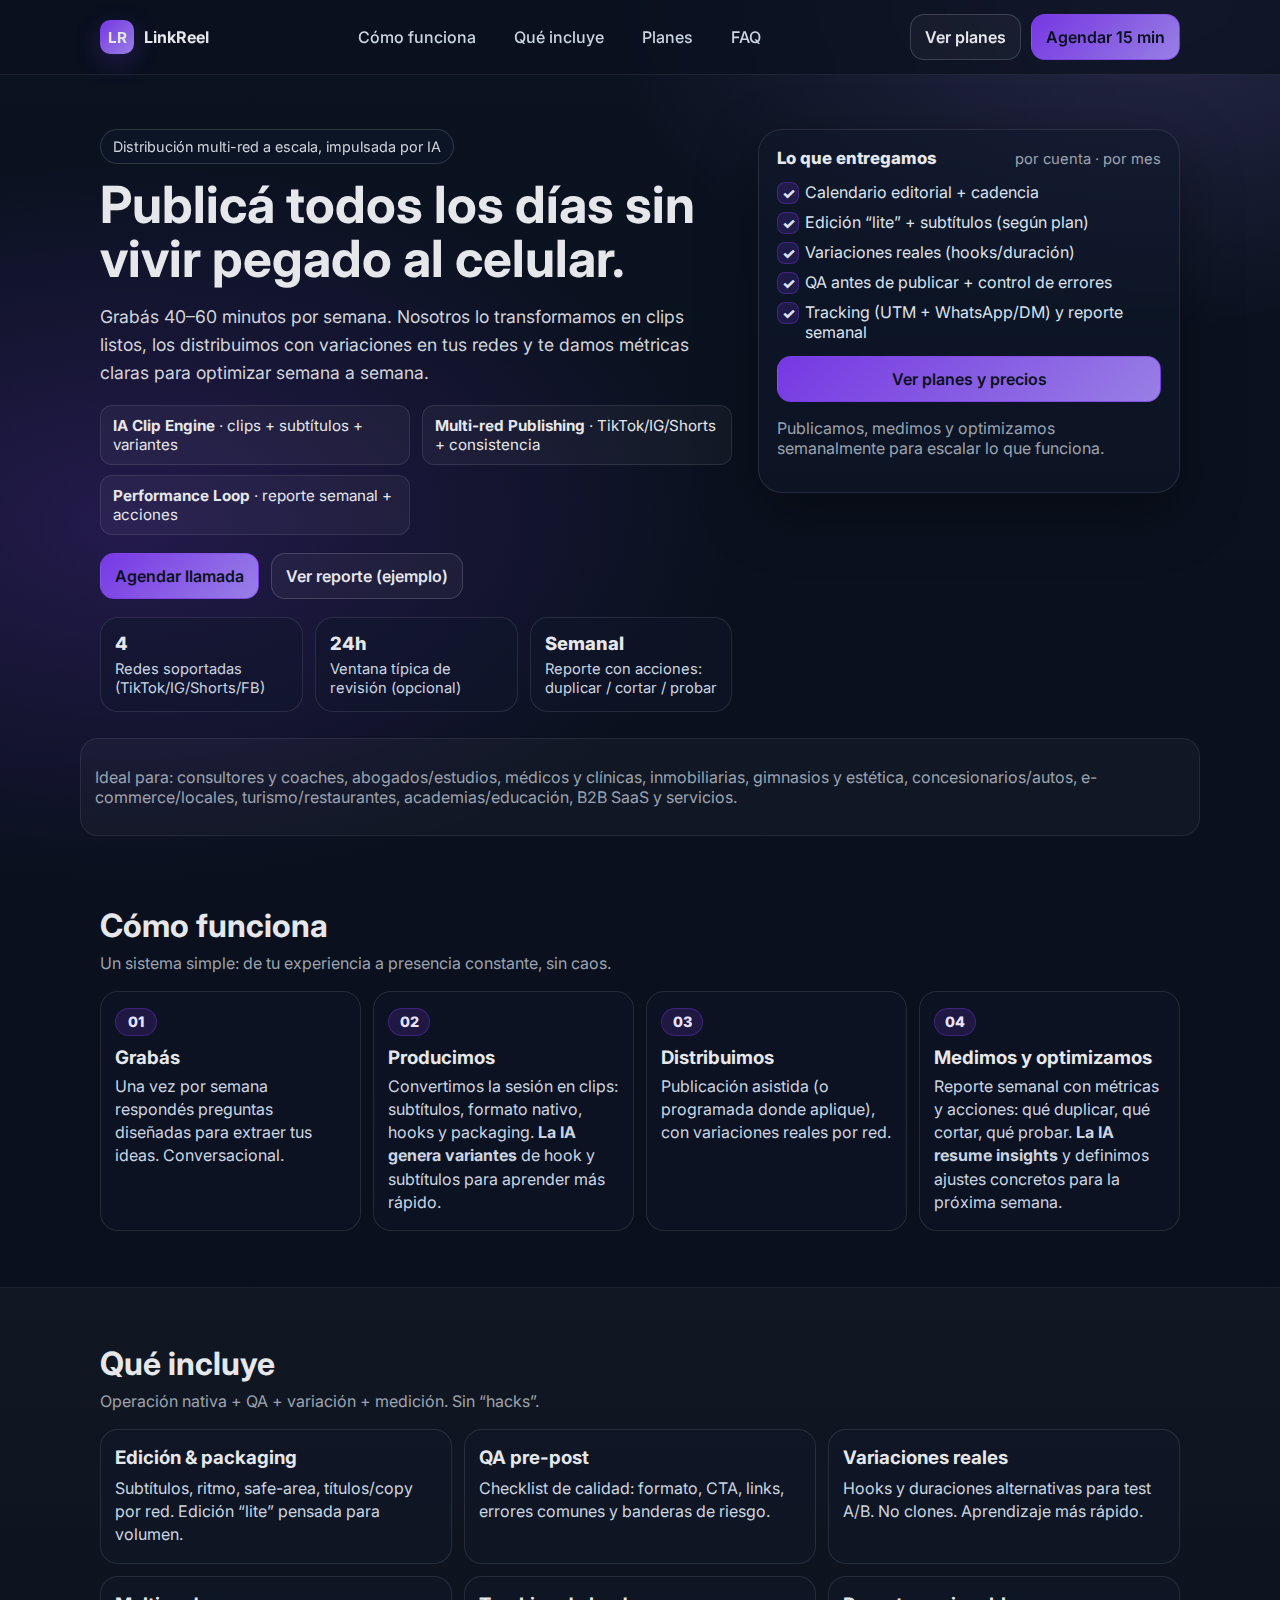
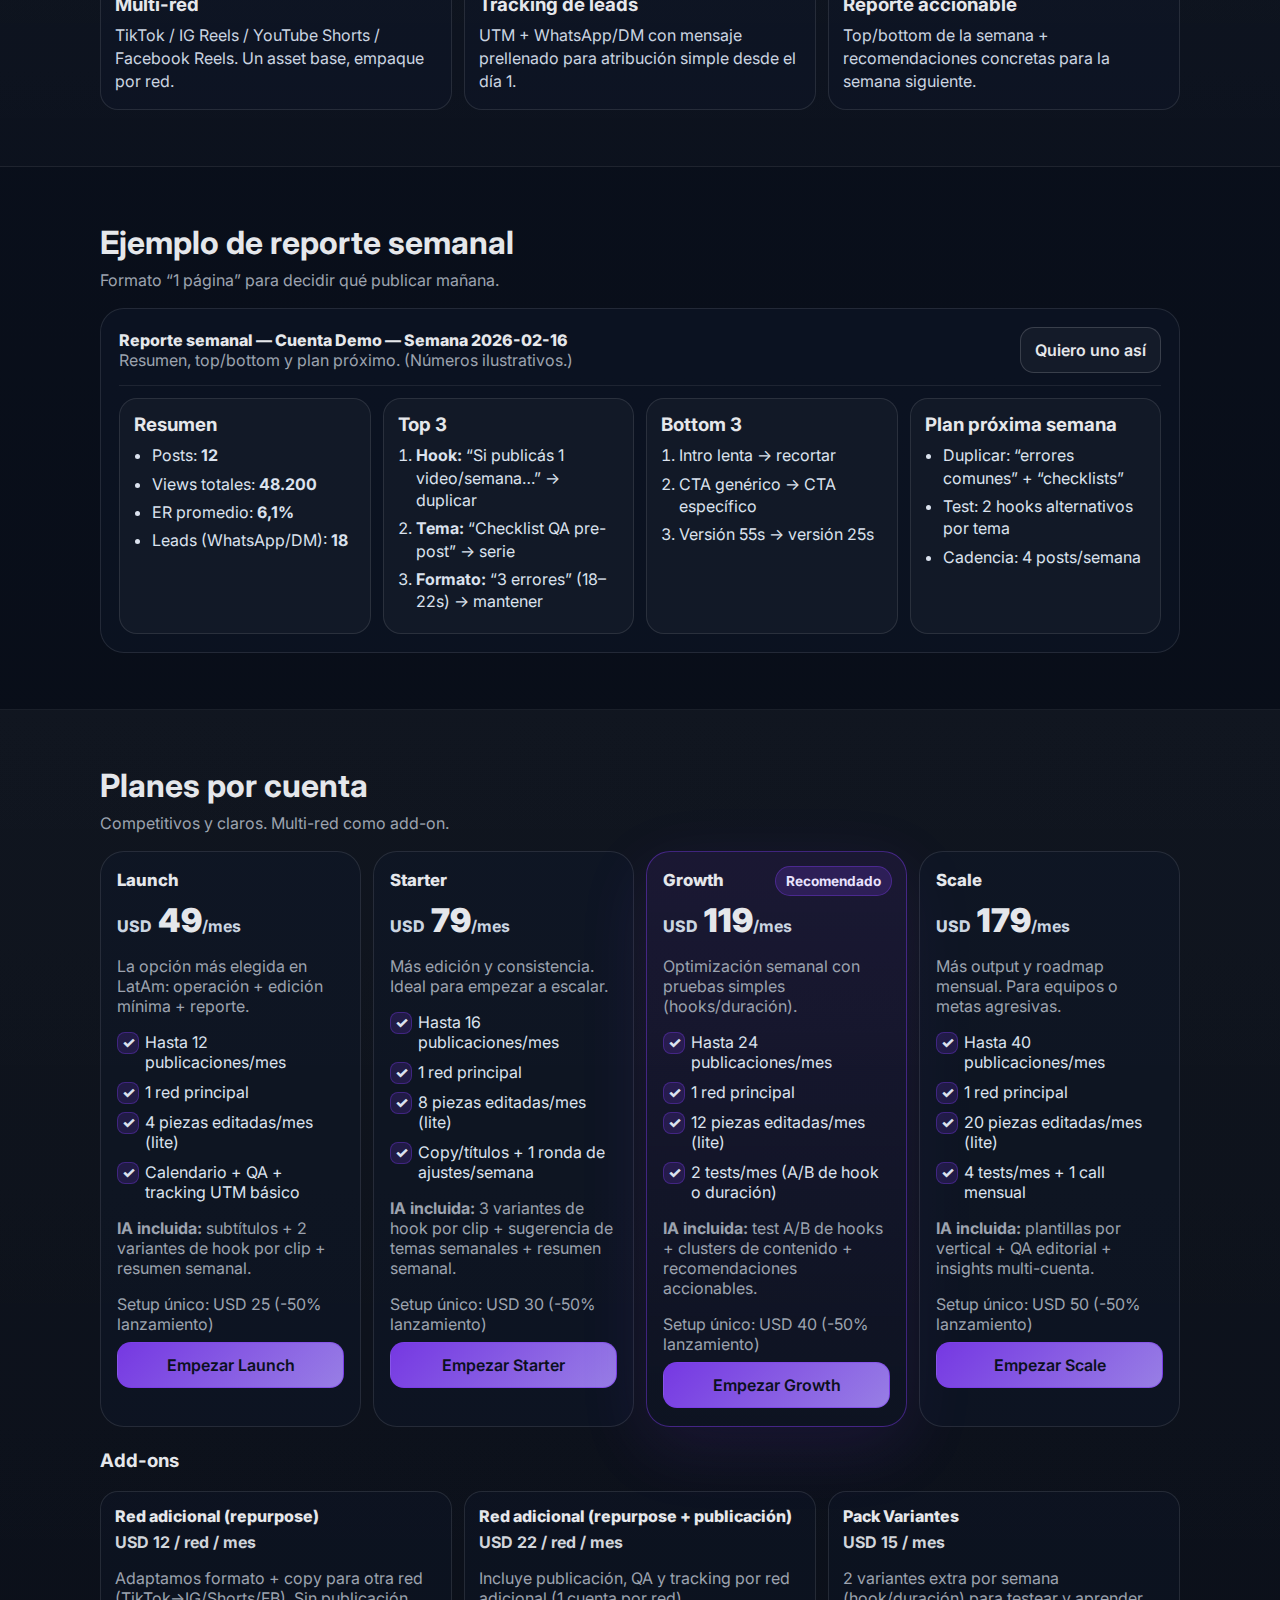
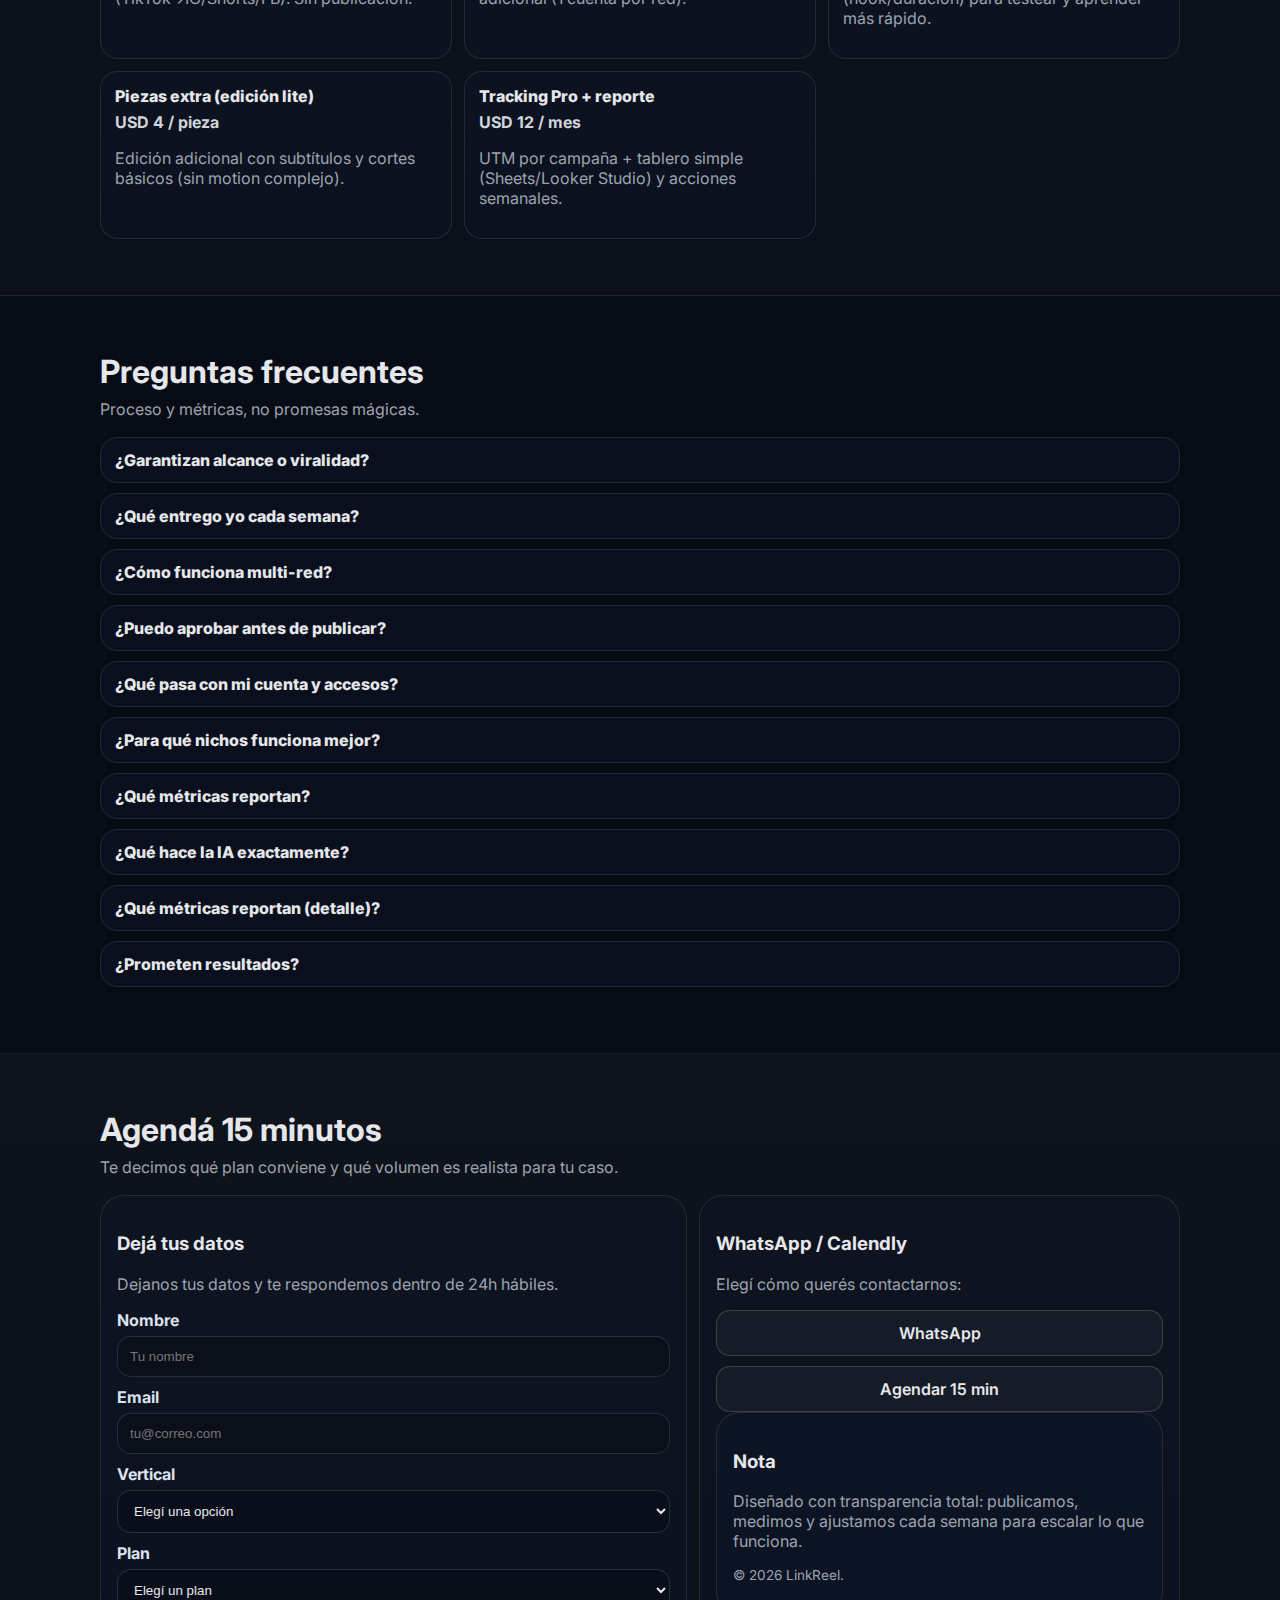
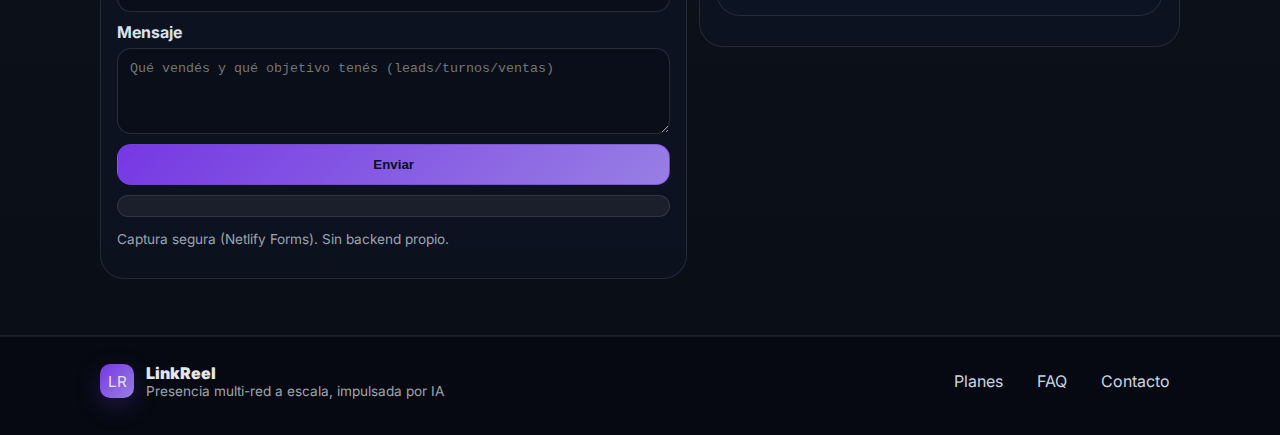
<file: index.html>
<!DOCTYPE html>

<html lang="es-AR">
<head>
<meta charset="utf-8"/>
<meta content="width=device-width,initial-scale=1" name="viewport"/>
<title>LinkReel — Presencia multi-red a escala, impulsada por IA</title>
<meta content="Convertimos tu grabación semanal en clips listos, los distribuimos con variaciones y te damos métricas accionables para optimizar semana a semana." name="description"/>
<meta content="#111827" name="theme-color"/>
<link href="https://fonts.googleapis.com" rel="preconnect"/>
<link crossorigin="" href="https://fonts.gstatic.com" rel="preconnect"/>
<link href="https://fonts.googleapis.com/css2?family=Inter:wght@400;500;600;700&amp;display=swap" rel="stylesheet"/>
<link href="styles.css" rel="stylesheet"/>
</head>
<body>
<header class="header">
<div class="container header__inner">
<a aria-label="LinkReel" class="brand" href="#top">
<span aria-hidden="true" class="brand__mark">LR</span>
<span class="brand__text">LinkReel</span>
</a>
<nav aria-label="Navegación principal" class="nav">
<a href="#como-funciona">Cómo funciona</a>
<a href="#incluye">Qué incluye</a>
<a href="#planes">Planes</a>
<a href="#faq">FAQ</a>
</nav>
<div class="header__cta">
<a class="btn btn--ghost" href="#planes">Ver planes</a>
<a class="btn btn--primary" href="#contacto" id="ctaHeader">Agendar 15 min</a>
</div>
<button aria-expanded="false" aria-label="Abrir menú" class="hamburger" id="hamburger">
<span></span><span></span><span></span>
</button>
</div>
<div class="mobile-nav" hidden="" id="mobileNav">
<div class="container mobile-nav__inner">
<a href="#como-funciona">Cómo funciona</a>
<a href="#incluye">Qué incluye</a>
<a href="#planes">Planes</a>
<a href="#faq">FAQ</a>
<a class="btn btn--primary mobile-nav__btn" href="#contacto">Agendar 15 min</a>
</div>
</div>
</header>
<main id="top">
<section class="hero">
<div class="container hero__grid">
<div class="hero__copy">
<div class="badge">Distribución multi-red a escala, impulsada por IA</div>
<h1>Publicá todos los días sin vivir pegado al celular.</h1>

<p class="lead">
            Grabás 40–60 minutos por semana. Nosotros lo transformamos en clips listos, los distribuimos con variaciones
            en tus redes y te damos métricas claras para optimizar semana a semana.
          </p>

<ul class="hero__bullets hero__bullets--cards">
  <li><span class="pill"><strong>IA Clip Engine</strong> · clips + subtítulos + variantes</span></li>
  <li><span class="pill"><strong>Multi-red Publishing</strong> · TikTok/IG/Shorts + consistencia</span></li>
  <li><span class="pill"><strong>Performance Loop</strong> · reporte semanal + acciones</span></li>
</ul>

<div class="hero__actions">
<a class="btn btn--primary" href="#contacto">Agendar llamada</a>
<a class="btn btn--ghost" href="./client-portal/index.html?c=demo&k=demo123">Ver reporte (ejemplo)</a>
</div>
<div class="hero__proof">
<div class="proof">
<div class="proof__kpi">4</div>
<div class="proof__txt">Redes soportadas (TikTok/IG/Shorts/FB)</div>
</div>
<div class="proof">
<div class="proof__kpi">24h</div>
<div class="proof__txt">Ventana típica de revisión (opcional)</div>
</div>
<div class="proof">
<div class="proof__kpi">Semanal</div>
<div class="proof__txt">Reporte con acciones: duplicar / cortar / probar</div>
</div>
</div>
</div>
<div class="hero__card">
<div class="card">
<div class="card__top">
<div class="card__title">Lo que entregamos</div>
<div class="card__subtitle">por cuenta · por mes</div>
</div>
<ul class="checklist">
<li>Calendario editorial + cadencia</li>
<li>Edición “lite” + subtítulos (según plan)</li>
<li>Variaciones reales (hooks/duración)</li>
<li>QA antes de publicar + control de errores</li>
<li>Tracking (UTM + WhatsApp/DM) y reporte semanal</li>
</ul>
<div class="card__cta">
<a class="btn btn--primary btn--full" href="#planes">Ver planes y precios</a>
<p class="muted">Publicamos, medimos y optimizamos semanalmente para escalar lo que funciona.</p>
</div>
</div>
</div>
</div>
</section>
<section class="trust">
<div class="container trust__inner">
<p class="muted">Ideal para: consultores y coaches, abogados/estudios, médicos y clínicas, inmobiliarias, gimnasios y estética, concesionarios/autos, e-commerce/locales, turismo/restaurantes, academias/educación, B2B SaaS y servicios.</p>
</div>
</section>
<section class="section" id="como-funciona">
<div class="container">
<div class="section__head">
<h2>Cómo funciona</h2>
<p class="muted">Un sistema simple: de tu experiencia a presencia constante, sin caos.</p>
</div>
<div class="steps">
<div class="step">
<div class="step__num">01</div>
<h3>Grabás</h3>
<p>Una vez por semana respondés preguntas diseñadas para extraer tus ideas. Conversacional.</p>
</div>
<div class="step">
<div class="step__num">02</div>
<h3>Producimos</h3>
<p>Convertimos la sesión en clips: subtítulos, formato nativo, hooks y packaging. <strong>La IA genera variantes</strong> de hook y subtítulos para aprender más rápido.</p>
</div>
<div class="step">
<div class="step__num">03</div>
<h3>Distribuimos</h3>
<p>Publicación asistida (o programada donde aplique), con variaciones reales por red.</p>
</div>
<div class="step">
<div class="step__num">04</div>
<h3>Medimos y optimizamos</h3>
<p>Reporte semanal con métricas y acciones: qué duplicar, qué cortar, qué probar. <strong>La IA resume insights</strong> y definimos ajustes concretos para la próxima semana.</p>
</div>
</div>
</div>
</section>
<section class="section section--alt" id="incluye">
<div class="container">
<div class="section__head">
<h2>Qué incluye</h2>
<p class="muted">Operación nativa + QA + variación + medición. Sin “hacks”.</p>
</div>
<div class="grid-3">
<div class="feature">
<h3>Edición &amp; packaging</h3>
<p>Subtítulos, ritmo, safe-area, títulos/copy por red. Edición “lite” pensada para volumen.</p>
</div>
<div class="feature">
<h3>QA pre-post</h3>
<p>Checklist de calidad: formato, CTA, links, errores comunes y banderas de riesgo.</p>
</div>
<div class="feature">
<h3>Variaciones reales</h3>
<p>Hooks y duraciones alternativas para test A/B. No clones. Aprendizaje más rápido.</p>
</div>
<div class="feature">
<h3>Multi-red</h3>
<p>TikTok / IG Reels / YouTube Shorts / Facebook Reels. Un asset base, empaque por red.</p>
</div>
<div class="feature">
<h3>Tracking de leads</h3>
<p>UTM + WhatsApp/DM con mensaje prellenado para atribución simple desde el día 1.</p>
</div>
<div class="feature">
<h3>Reporte accionable</h3>
<p>Top/bottom de la semana + recomendaciones concretas para la semana siguiente.</p>
</div>
</div>
</div>
</section>
<section class="section" id="demo">
<div class="container">
<div class="section__head">
<h2>Ejemplo de reporte semanal</h2>
<p class="muted">Formato “1 página” para decidir qué publicar mañana.</p>
</div>
<div class="report">
<div class="report__head">
<div>
<div class="report__title">Reporte semanal — Cuenta Demo — Semana 2026-02-16</div>
<div class="muted">Resumen, top/bottom y plan próximo. (Números ilustrativos.)</div>
</div>
<a class="btn btn--ghost" href="#contacto">Quiero uno así</a>
</div>
<div class="report__grid">
<div class="report__box">
<h3>Resumen</h3>
<ul class="mini">
<li>Posts: <strong>12</strong></li>
<li>Views totales: <strong>48.200</strong></li>
<li>ER promedio: <strong>6,1%</strong></li>
<li>Leads (WhatsApp/DM): <strong>18</strong></li>
</ul>
</div>
<div class="report__box">
<h3>Top 3</h3>
<ol class="mini">
<li><strong>Hook:</strong> “Si publicás 1 video/semana…” → duplicar</li>
<li><strong>Tema:</strong> “Checklist QA pre-post” → serie</li>
<li><strong>Formato:</strong> “3 errores” (18–22s) → mantener</li>
</ol>
</div>
<div class="report__box">
<h3>Bottom 3</h3>
<ol class="mini">
<li>Intro lenta → recortar</li>
<li>CTA genérico → CTA específico</li>
<li>Versión 55s → versión 25s</li>
</ol>
</div>
<div class="report__box">
<h3>Plan próxima semana</h3>
<ul class="mini">
<li>Duplicar: “errores comunes” + “checklists”</li>
<li>Test: 2 hooks alternativos por tema</li>
<li>Cadencia: 4 posts/semana</li>
</ul>
</div>
</div>
</div>
</div>
</section>
<section class="section section--alt" id="planes">
<div class="container">
<div class="section__head">
<h2>Planes por cuenta</h2>
<p class="muted">Competitivos y claros. Multi-red como add-on.</p>
</div>
<div class="pricing">
<div class="price">
<div class="price__tag">Launch</div>
<div class="price__money"><span class="price__currency">USD</span>49<span class="price__period">/mes</span></div>
<p class="muted">La opción más elegida en LatAm: operación + edición mínima + reporte.</p>
<ul class="checklist"><li>Hasta 12 publicaciones/mes</li><li>1 red principal</li><li>4 piezas editadas/mes (lite)</li><li>Calendario + QA + tracking UTM básico</li></ul>
<p class="muted"><strong>IA incluida:</strong> subtítulos + 2 variantes de hook por clip + resumen semanal.</p>
<div class="price__foot">
<div class="muted">Setup único: USD 25 (-50% lanzamiento)</div>
<a class="btn btn--primary btn--full" data-plan="Launch" href="#contacto">Empezar Launch</a>
</div>
</div>
<div class="price">
<div class="price__tag">Starter</div>
<div class="price__money"><span class="price__currency">USD</span>79<span class="price__period">/mes</span></div>
<p class="muted">Más edición y consistencia. Ideal para empezar a escalar.</p>
<ul class="checklist"><li>Hasta 16 publicaciones/mes</li><li>1 red principal</li><li>8 piezas editadas/mes (lite)</li><li>Copy/títulos + 1 ronda de ajustes/semana</li></ul>
<p class="muted"><strong>IA incluida:</strong> 3 variantes de hook por clip + sugerencia de temas semanales + resumen semanal.</p>
<div class="price__foot">
<div class="muted">Setup único: USD 30 (-50% lanzamiento)</div>
<a class="btn btn--primary btn--full" data-plan="Starter" href="#contacto">Empezar Starter</a>
</div>
</div>
<div class="price price--featured">
<div class="price__badge">Recomendado</div>
<div class="price__tag">Growth</div>
<div class="price__money"><span class="price__currency">USD</span>119<span class="price__period">/mes</span></div>
<p class="muted">Optimización semanal con pruebas simples (hooks/duración).</p>
<ul class="checklist"><li>Hasta 24 publicaciones/mes</li><li>1 red principal</li><li>12 piezas editadas/mes (lite)</li><li>2 tests/mes (A/B de hook o duración)</li></ul>
<p class="muted"><strong>IA incluida:</strong> test A/B de hooks + clusters de contenido + recomendaciones accionables.</p>
<div class="price__foot">
<div class="muted">Setup único: USD 40 (-50% lanzamiento)</div>
<a class="btn btn--primary btn--full" data-plan="Growth" href="#contacto">Empezar Growth</a>
</div>
</div>
<div class="price">
<div class="price__tag">Scale</div>
<div class="price__money"><span class="price__currency">USD</span>179<span class="price__period">/mes</span></div>
<p class="muted">Más output y roadmap mensual. Para equipos o metas agresivas.</p>
<ul class="checklist"><li>Hasta 40 publicaciones/mes</li><li>1 red principal</li><li>20 piezas editadas/mes (lite)</li><li>4 tests/mes + 1 call mensual</li></ul>
<p class="muted"><strong>IA incluida:</strong> plantillas por vertical + QA editorial + insights multi-cuenta.</p>
<div class="price__foot">
<div class="muted">Setup único: USD 50 (-50% lanzamiento)</div>
<a class="btn btn--primary btn--full" data-plan="Scale" href="#contacto">Empezar Scale</a>
</div>
</div>
</div>
<div class="addons">
<h3>Add-ons</h3>
<div class="addons__grid"><div class="addon"><div class="addon__name">Red adicional (repurpose)</div><div class="addon__price">USD 12 / red / mes</div><p class="muted">Adaptamos formato + copy para otra red (TikTok→IG/Shorts/FB). Sin publicación.</p></div><div class="addon"><div class="addon__name">Red adicional (repurpose + publicación)</div><div class="addon__price">USD 22 / red / mes</div><p class="muted">Incluye publicación, QA y tracking por red adicional (1 cuenta por red).</p></div><div class="addon"><div class="addon__name">Pack Variantes</div><div class="addon__price">USD 15 / mes</div><p class="muted">2 variantes extra por semana (hook/duración) para testear y aprender más rápido.</p></div><div class="addon"><div class="addon__name">Piezas extra (edición lite)</div><div class="addon__price">USD 4 / pieza</div><p class="muted">Edición adicional con subtítulos y cortes básicos (sin motion complejo).</p></div><div class="addon"><div class="addon__name">Tracking Pro + reporte</div><div class="addon__price">USD 12 / mes</div><p class="muted">UTM por campaña + tablero simple (Sheets/Looker Studio) y acciones semanales.</p></div></div>
</div>
</div>
</section>
<section class="section" id="faq">
<div class="container">
<div class="section__head">
<h2>Preguntas frecuentes</h2>
<p class="muted">Proceso y métricas, no promesas mágicas.</p>
</div>
<div class="faq">

<details><summary>¿Garantizan alcance o viralidad?</summary><p>No. Prometemos proceso: volumen, calidad y optimización por métricas. El alcance depende del mercado, la oferta y la ejecución.</p></details>
<details><summary>¿Qué entrego yo cada semana?</summary><p>Una grabación de 40–60 min (o material existente). También tu CTA (WhatsApp/agenda) y, si tenés, brand kit/logo.</p></details>
<details><summary>¿Cómo funciona multi-red?</summary><p>Partimos de un “master” y lo adaptamos por red (formato, copy, duración). Si contratás publicación, operamos una cuenta por red y medimos por separado.</p></details>
<details><summary>¿Puedo aprobar antes de publicar?</summary><p>Sí. Definimos una ventana de revisión (ej. 24h). Si no respondés, publicamos según el calendario acordado.</p></details>
<details><summary>¿Qué pasa con mi cuenta y accesos?</summary><p>Vos sos dueño de las cuentas. Usamos accesos seguros (roles/2FA) y registramos cambios. Podés revocar accesos cuando quieras.</p></details>
<details><summary>¿Para qué nichos funciona mejor?</summary><p>Servicios con ROI medible: inmobiliaria, salud/estética, fitness, autos, educación, B2B consultivo, e-commerce local. Si tu CTA es claro, funciona mejor.</p></details>
<details><summary>¿Qué métricas reportan?</summary><p>Visualizaciones, retención, interacción, clics/DM/WhatsApp (con UTM cuando aplica) y recomendaciones concretas: duplicar, cortar o probar.</p></details>

<!-- NUEVAS FAQ (IA + MÉTRICAS + MÉTODO) -->
<details><summary>¿Qué hace la IA exactamente?</summary><p class="muted">La usamos para acelerar producción y aprendizaje: genera variantes de hooks, ayuda con subtítulos y formatos por red, y resume insights semanales a partir de métricas. La operación y el control de calidad siguen un proceso humano (QA editorial + checklist).</p></details>
<details><summary>¿Qué métricas reportan (detalle)?</summary><p class="muted">Reportamos KPIs por cuenta y por semana: vistas, retención, interacción, crecimiento y rendimiento por pieza (top/bottom). Si tu objetivo es leads, también medimos clics/CTAs hacia WhatsApp/Calendly cuando corresponda.</p></details>
<details><summary>¿Prometen resultados?</summary><p class="muted">No vendemos promesas. Vendemos un sistema medible: volumen consistente, variación de hooks y optimización semanal basada en datos para maximizar probabilidades de rendimiento. Transparencia total en lo publicado y en lo aprendido.</p></details>

</div>
</div>
</section>
<section class="section section--alt" id="contacto">
<div class="container">
<div class="section__head">
<h2>Agendá 15 minutos</h2>
<p class="muted">Te decimos qué plan conviene y qué volumen es realista para tu caso.</p>
</div>
<div class="contact">
<div class="contact__card">
<h3>Dejá tus datos</h3>
<p class="muted">Dejanos tus datos y te respondemos dentro de 24h hábiles.</p>
<form data-netlify="true" id="leadForm" method="POST" name="linkreel-leads" netlify-honeypot="bot-field"><input name="form-name" type="hidden" value="linkreel-leads"/><p style="display:none"><label>No completar: <input name="bot-field"/></label></p>
<div class="field">
<label for="name">Nombre</label>
<input id="name" name="name" placeholder="Tu nombre" required="" type="text"/>
</div>
<div class="field">
<label for="email">Email</label>
<input id="email" name="email" placeholder="tu@correo.com" required="" type="email"/>
</div>
<div class="field">
<label for="vertical">Vertical</label>
<select id="vertical" name="vertical" required=""><option disabled="" selected="" value="">Elegí una opción</option><option>Marca personal (B2B)</option><option>Agencia / Community Manager</option><option>Inmobiliaria</option><option>Clínica / Profesional de salud</option><option>Gimnasio / Fitness</option><option>Estética / Belleza</option><option>Concesionario / Autos</option><option>E-commerce / Local</option><option>Educación / Academia</option><option>Restaurante / Turismo</option><option>Otro</option></select>
</div>
<div class="field">
<label for="plan">Plan</label>
<select id="plan" name="plan" required="">
<option disabled="" selected="" value="">Elegí un plan</option>
<option>Launch</option>
<option>Starter</option>
<option>Growth</option>
<option>Scale</option>
</select>
</div>
<div class="field">
<label for="msg">Mensaje</label>
<textarea id="msg" name="msg" placeholder="Qué vendés y qué objetivo tenés (leads/turnos/ventas)" rows="4"></textarea>
</div>
<button class="btn btn--primary btn--full" type="submit">Enviar</button><div aria-live="polite" class="form-status" id="formStatus" role="status"></div>
<p class="muted tiny">Captura segura (Netlify Forms). Sin backend propio.</p>
</form>
</div>
<div class="contact__side">
<div class="sidebox">
<h3>WhatsApp / Calendly</h3>
<p class="muted">Elegí cómo querés contactarnos:</p>
<div class="sidebox__btns">
  <a class="btn btn--ghost btn--full"
     href="https://wa.me/5493534180909?text=Hola%20Pablo%2C%20vengo%20de%20LinkReel.app%20y%20quiero%20info%20sobre%20planes%20y%20setup."
     rel="noopener"
     target="_blank"
     aria-label="Contactar por WhatsApp">
     WhatsApp
  </a>

  <a class="btn btn--ghost btn--full"
     href="https://calendly.com/pablomenardi22/linkreel-15min"
     rel="noopener"
     target="_blank"
     aria-label="Agendar una llamada de 15 minutos">
     Agendar 15 min
  </a>
</div>
<div class="sidebox">
<h3>Nota</h3>
<p class="muted">Diseñado con transparencia total: publicamos, medimos y ajustamos cada semana para escalar lo que funciona.</p>
<p class="muted tiny">© <span id="year"></span> LinkReel.</p>
</div>
</div>
</div>
</div>
</section>
</main>
<footer class="footer">
<div class="container footer__inner">
<div class="footer__brand">
<span aria-hidden="true" class="brand__mark">LR</span>
<div>
<div class="footer__name">LinkReel</div>
<div class="muted tiny">Presencia multi-red a escala, impulsada por IA</div>
</div>
</div>
<div class="footer__links">
<a href="#planes">Planes</a>
<a href="#faq">FAQ</a>
<a href="#contacto">Contacto</a>
</div>
</div>
</footer>
<script src="script.js"></script>
</body>
</html>
</file>
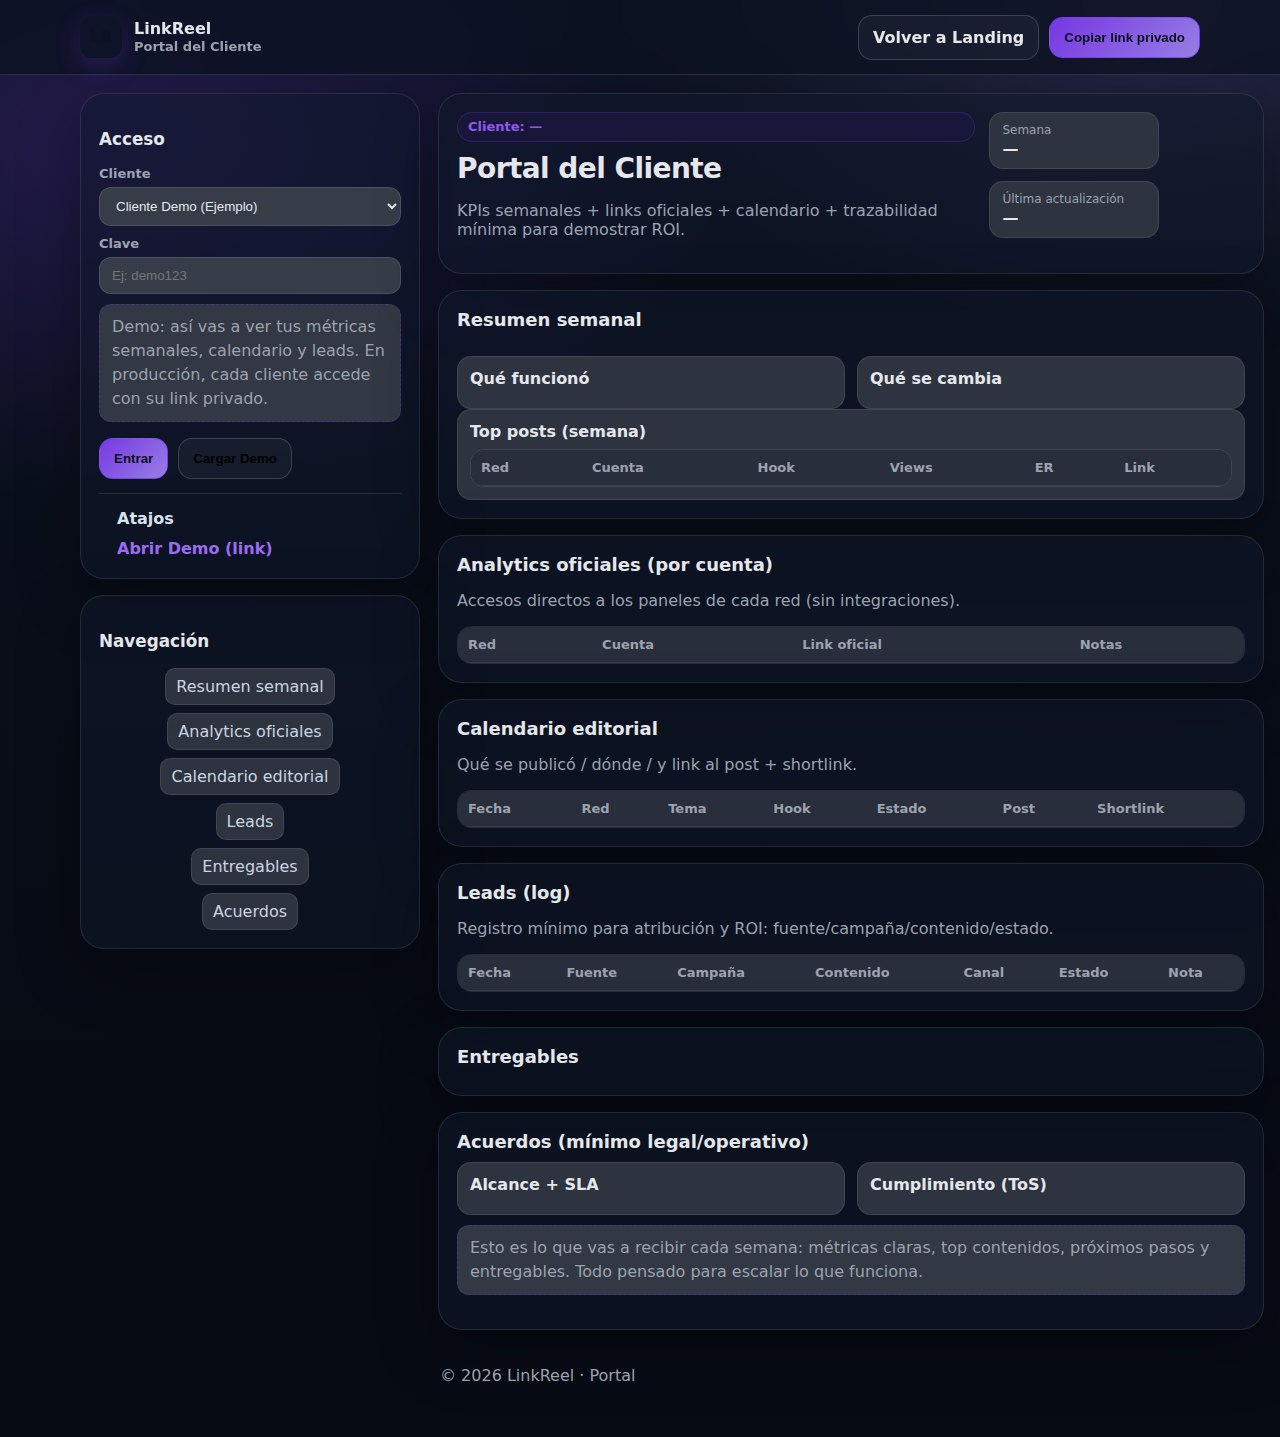
<file: client-portal/index.html>
<!doctype html>
<html lang="es">
<head>
  <meta charset="utf-8" />
  <meta name="viewport" content="width=device-width, initial-scale=1" />
  <title>LinkReel | Portal del Cliente (MVP)</title>

  <!-- Hereda el look & feel de la landing -->
  <link rel="stylesheet" href="../styles.css" />
  <!-- Estilos SOLO para layout/tablas del portal -->
  <link rel="stylesheet" href="./portal.css" />
</head>
<body>
  <header class="header">
    <div class="container header__inner">
      <a class="brand" href="../index.html" aria-label="LinkReel">
        <span class="brand__mark">LR</span>
        <span class="brand__text">
          <span class="brand__name">LinkReel</span>
          <span class="brand__sub">Portal del Cliente</span>
        </span>
      </a>

      <div class="header__actions">
        <a class="btn btn--ghost" href="../index.html">Volver a Landing</a>
        <button class="btn btn--primary" id="btnCopyPrivateLink" type="button">Copiar link privado</button>
      </div>
    </div>
  </header>

  <main class="container portal">
    <aside class="portal__side">
      <div class="card portal__card">
        <h3 class="card__title">Acceso</h3>

        <label class="label" for="clientSelect">Cliente</label>
        <select id="clientSelect" class="input"></select>

        <label class="label" for="clientKey">Clave</label>
        <input id="clientKey" class="input" placeholder="Ej: demo123" />

        <p class="hint">
          Demo: así vas a ver tus métricas semanales, calendario y leads.
          En producción, cada cliente accede con su link privado.
        </p>

        <div class="row">
          <button class="btn btn--primary" id="btnEnter" type="button">Entrar</button>
          <button class="btn btn--ghost" id="btnDemo" type="button">Cargar Demo</button>
        </div>

        <hr class="sep" />

        <div class="mini">
          <div class="mini__title">Atajos</div>
          <a class="link" href="./index.html?c=demo&k=demo123">Abrir Demo (link)</a>
        </div>
      </div>

      <div class="card portal__card">
        <h3 class="card__title">Navegación</h3>
        <nav class="nav">
          <a class="nav__item" href="#resumen">Resumen semanal</a>
          <a class="nav__item" href="#analytics">Analytics oficiales</a>
          <a class="nav__item" href="#calendario">Calendario editorial</a>
          <a class="nav__item" href="#leads">Leads</a>
          <a class="nav__item" href="#entregables">Entregables</a>
          <a class="nav__item" href="#acuerdos">Acuerdos</a>
        </nav>
      </div>
    </aside>

    <section class="portal__content">
      <section class="card portal__card">
        <div class="portalHero">
          <div>
            <div class="pill" id="clientPill">Cliente: —</div>
            <h1 class="h1" id="clientTitle">Portal del Cliente</h1>
            <p class="muted" id="clientSubtitle">
              KPIs semanales + links oficiales + calendario + trazabilidad mínima para demostrar ROI.
            </p>
          </div>

          <div class="portalHero__meta">
            <div class="meta">
              <div class="meta__k">Semana</div>
              <div class="meta__v" id="weekLabel">—</div>
            </div>
            <div class="meta">
              <div class="meta__k">Última actualización</div>
              <div class="meta__v" id="lastUpdated">—</div>
            </div>
          </div>
        </div>
      </section>

      <section class="card portal__card" id="resumen">
        <h2 class="sectionTitle">Resumen semanal</h2>

        <div class="kpis" id="kpiGrid"></div>

        <div class="two">
          <div class="box">
            <div class="box__title">Qué funcionó</div>
            <ul class="list" id="whatWorked"></ul>
          </div>
          <div class="box">
            <div class="box__title">Qué se cambia</div>
            <ul class="list" id="whatChanges"></ul>
          </div>
        </div>

        <div class="box">
          <div class="box__title">Top posts (semana)</div>
          <div class="tableWrap">
            <table class="table" id="topPostsTable">
              <thead>
                <tr>
                  <th>Red</th>
                  <th>Cuenta</th>
                  <th>Hook</th>
                  <th>Views</th>
                  <th>ER</th>
                  <th>Link</th>
                </tr>
              </thead>
              <tbody></tbody>
            </table>
          </div>
        </div>
      </section>

      <section class="card portal__card" id="analytics">
        <h2 class="sectionTitle">Analytics oficiales (por cuenta)</h2>
        <p class="muted">Accesos directos a los paneles de cada red (sin integraciones).</p>

        <div class="tableWrap">
          <table class="table" id="analyticsTable">
            <thead>
              <tr>
                <th>Red</th>
                <th>Cuenta</th>
                <th>Link oficial</th>
                <th>Notas</th>
              </tr>
            </thead>
            <tbody></tbody>
          </table>
        </div>
      </section>

      <section class="card portal__card" id="calendario">
        <h2 class="sectionTitle">Calendario editorial</h2>
        <p class="muted">Qué se publicó / dónde / y link al post + shortlink.</p>

        <div class="tableWrap">
          <table class="table" id="calendarTable">
            <thead>
              <tr>
                <th>Fecha</th>
                <th>Red</th>
                <th>Tema</th>
                <th>Hook</th>
                <th>Estado</th>
                <th>Post</th>
                <th>Shortlink</th>
              </tr>
            </thead>
            <tbody></tbody>
          </table>
        </div>
      </section>

      <section class="card portal__card" id="leads">
        <h2 class="sectionTitle">Leads (log)</h2>
        <p class="muted">Registro mínimo para atribución y ROI: fuente/campaña/contenido/estado.</p>

        <div class="tableWrap">
          <table class="table" id="leadsTable">
            <thead>
              <tr>
                <th>Fecha</th>
                <th>Fuente</th>
                <th>Campaña</th>
                <th>Contenido</th>
                <th>Canal</th>
                <th>Estado</th>
                <th>Nota</th>
              </tr>
            </thead>
            <tbody></tbody>
          </table>
        </div>
      </section>

      <section class="card portal__card" id="entregables">
        <h2 class="sectionTitle">Entregables</h2>
        <div class="deliverables" id="deliverablesList"></div>
      </section>

      <section class="card portal__card" id="acuerdos">
        <h2 class="sectionTitle">Acuerdos (mínimo legal/operativo)</h2>

        <div class="two">
          <div class="box">
            <div class="box__title">Alcance + SLA</div>
            <ul class="list" id="slaList"></ul>
          </div>
          <div class="box">
            <div class="box__title">Cumplimiento (ToS)</div>
            <ul class="list" id="tosList"></ul>
          </div>
        </div>

        <p class="hint">
      Esto es lo que vas a recibir cada semana: métricas claras, top contenidos, próximos pasos y entregables.
      Todo pensado para escalar lo que funciona.
    </p>
      </section>

      <footer class="portalFooter">
        <p class="muted">© <span id="year"></span> LinkReel · Portal</p>
      </footer>
    </section>
  </main>

  <script src="./portal-data.js"></script>
  <script src="./portal.js"></script>
</body>
</html>
</file>
<file: styles.css>
:root{--bg:#0b1220;--text:#e5e7eb;--muted:#9ca3af;--primary:#7c3aed;--shadow:0 20px 60px rgba(0,0,0,.35);--radius:18px;--radius2:24px;--container:1120px}
*{box-sizing:border-box}html{scroll-behavior:smooth}
body{margin:0;font-family:Inter,system-ui,-apple-system,Segoe UI,Roboto,Arial,sans-serif;background:radial-gradient(1000px 600px at 10% 10%,rgba(124,58,237,.22),transparent 60%),radial-gradient(1000px 600px at 90% 0%,rgba(167,139,250,.18),transparent 55%),linear-gradient(180deg,var(--bg),#070b14 75%);color:var(--text)}
a{color:inherit;text-decoration:none}.container{max-width:var(--container);margin:0 auto;padding:0 20px}
.muted{color:var(--muted)}.tiny{font-size:.85rem}.lead{font-size:1.1rem;line-height:1.6;color:#d1d5db}
.badge{display:inline-block;border:1px solid rgba(255,255,255,.14);padding:8px 12px;border-radius:999px;font-size:.9rem;color:#d1d5db;background:rgba(15,23,42,.55);backdrop-filter:blur(10px)}
.header{position:sticky;top:0;z-index:50;background:rgba(10,16,30,.70);backdrop-filter:blur(14px);border-bottom:1px solid rgba(255,255,255,.08)}
.header__inner{height:74px;display:flex;align-items:center;justify-content:space-between;gap:16px}
.brand{display:flex;align-items:center;gap:10px;font-weight:700}
.brand__mark{width:34px;height:34px;display:grid;place-items:center;border-radius:10px;background:linear-gradient(135deg,rgba(124,58,237,.95),rgba(167,139,250,.9));box-shadow:0 8px 24px rgba(124,58,237,.25);font-size:.95rem}
.nav{display:flex;gap:18px;align-items:center}.nav a{color:#cbd5e1;font-weight:500;padding:8px 10px;border-radius:10px}.nav a:hover{background:rgba(255,255,255,.06)}
.header__cta{display:flex;gap:10px;align-items:center}
.hamburger{display:none;width:44px;height:44px;background:transparent;border:1px solid rgba(255,255,255,.14);border-radius:12px;padding:10px}
.hamburger span{display:block;height:2px;background:#e5e7eb;margin:5px 0;border-radius:2px}
.mobile-nav{border-bottom:1px solid rgba(255,255,255,.08);background:rgba(10,16,30,.88)}
.mobile-nav__inner{padding:14px 20px 18px;display:flex;flex-direction:column;gap:10px}
.mobile-nav__inner a{padding:10px 12px;border-radius:12px;background:rgba(255,255,255,.05)}.mobile-nav__btn{margin-top:6px}
.btn{display:inline-flex;align-items:center;justify-content:center;gap:10px;padding:12px 14px;border-radius:14px;font-weight:600;border:1px solid rgba(255,255,255,.16);transition:transform .08s ease,background .15s ease,border-color .15s ease}
.btn:active{transform:translateY(1px)}
.btn--primary{border-color:rgba(124,58,237,.55);background:linear-gradient(135deg,rgba(124,58,237,.95),rgba(167,139,250,.9));color:#0b1020}
.btn--ghost{background:rgba(255,255,255,.04)}.btn--ghost:hover{background:rgba(255,255,255,.07)}.btn--full{width:100%}
.hero{padding:54px 0 26px}.hero__grid{display:grid;grid-template-columns:1.2fr .8fr;gap:26px;align-items:stretch}
.hero h1{font-size:clamp(2.1rem,4vw,3.2rem);margin:14px 0 10px;line-height:1.05}
.hero__actions{display:flex;gap:12px;margin:18px 0 18px;flex-wrap:wrap}
.hero__proof{display:grid;grid-template-columns:repeat(3,1fr);gap:12px;margin-top:18px}
.proof{border:1px solid rgba(255,255,255,.10);background:rgba(15,23,42,.45);border-radius:var(--radius);padding:14px}
.proof__kpi{font-weight:800;font-size:1.15rem}.proof__txt{color:#cbd5e1;font-size:.92rem;margin-top:6px;line-height:1.25}
.card{border:1px solid rgba(255,255,255,.10);background:rgba(15,23,42,.55);border-radius:var(--radius2);padding:18px;box-shadow:var(--shadow)}
.card__top{display:flex;justify-content:space-between;align-items:baseline;gap:10px}
.card__title{font-weight:800;font-size:1.05rem}.card__subtitle{color:var(--muted);font-size:.92rem}
.checklist{list-style:none;padding:0;margin:14px 0}.checklist li{padding-left:28px;margin:10px 0;position:relative;color:#dbe2ee}
.checklist li::before{content:"✓";position:absolute;left:0;top:0;width:20px;height:20px;display:grid;place-items:center;border-radius:8px;background:rgba(124,58,237,.18);border:1px solid rgba(124,58,237,.35);font-weight:800;font-size:.95rem}
.trust{padding:0 0 14px}.trust__inner{border:1px solid rgba(255,255,255,.08);border-radius:var(--radius);background:rgba(255,255,255,.03);padding:12px 14px}
.section{padding:56px 0}.section--alt{background:linear-gradient(180deg,rgba(255,255,255,.03),rgba(255,255,255,.01));border-top:1px solid rgba(255,255,255,.06);border-bottom:1px solid rgba(255,255,255,.06)}
.section__head{margin-bottom:18px}.section__head h2{margin:0;font-size:2rem}.section__head p{margin:8px 0 0}
.steps{display:grid;grid-template-columns:repeat(4,1fr);gap:12px}
.step{border:1px solid rgba(255,255,255,.10);background:rgba(15,23,42,.40);border-radius:var(--radius);padding:16px 14px}
.step__num{width:42px;height:28px;display:grid;place-items:center;border-radius:999px;border:1px solid rgba(124,58,237,.35);background:rgba(124,58,237,.16);font-weight:800;font-size:.9rem;color:#e9e3ff}
.step h3{margin:10px 0 6px}.step p{margin:0;color:#cbd5e1;line-height:1.45}
.grid-3{display:grid;grid-template-columns:repeat(3,1fr);gap:12px}
.feature{border:1px solid rgba(255,255,255,.10);background:rgba(15,23,42,.40);border-radius:var(--radius);padding:16px 14px}
.feature h3{margin:0 0 8px}.feature p{margin:0;color:#cbd5e1;line-height:1.45}
.report{border:1px solid rgba(255,255,255,.10);background:rgba(15,23,42,.42);border-radius:var(--radius2);padding:18px}
.report__head{display:flex;align-items:center;justify-content:space-between;gap:12px;flex-wrap:wrap;padding-bottom:12px;border-bottom:1px solid rgba(255,255,255,.08);margin-bottom:12px}
.report__title{font-weight:800}.report__grid{display:grid;grid-template-columns:repeat(4,1fr);gap:12px}
.report__box{border:1px solid rgba(255,255,255,.10);background:rgba(255,255,255,.03);border-radius:var(--radius);padding:14px}
.report__box h3{margin:0 0 8px}.mini{margin:0;padding-left:18px;color:#dbe2ee;line-height:1.4}.mini li{margin:6px 0}
.pricing{display:grid;grid-template-columns:repeat(4,1fr);gap:12px}
.price{position:relative;border:1px solid rgba(255,255,255,.10);background:rgba(15,23,42,.42);border-radius:var(--radius2);padding:18px 16px}
.price__badge{position:absolute;top:14px;right:14px;padding:6px 10px;border-radius:999px;background:rgba(124,58,237,.20);border:1px solid rgba(124,58,237,.38);color:#e9e3ff;font-size:.85rem;font-weight:700}
.price__tag{font-weight:800;font-size:1.05rem}.price__money{font-size:2.05rem;font-weight:900;margin:10px 0 8px}
.price__currency{font-size:1rem;font-weight:800;margin-right:6px;color:#cbd5e1}.price__period{font-size:1rem;font-weight:700;color:#cbd5e1}
.price__foot{margin-top:14px;display:grid;gap:8px}
.price--featured{border-color:rgba(124,58,237,.45);box-shadow:0 20px 70px rgba(124,58,237,.12);background:linear-gradient(180deg,rgba(124,58,237,.10),rgba(15,23,42,.42))}
.addons{margin-top:22px}.addons__grid{display:grid;grid-template-columns:repeat(3,1fr);gap:12px;margin-top:12px}
.addon{border:1px solid rgba(255,255,255,.10);background:rgba(15,23,42,.35);border-radius:var(--radius);padding:14px}
.addon__name{font-weight:800}.addon__price{color:#d1d5db;font-weight:700;margin:6px 0}
.faq details{border:1px solid rgba(255,255,255,.10);background:rgba(15,23,42,.40);border-radius:var(--radius);padding:12px 14px;margin:10px 0}
.faq summary{cursor:pointer;font-weight:800;list-style:none}.faq summary::-webkit-details-marker{display:none}
.faq p{margin:10px 0 0;color:#cbd5e1;line-height:1.5}
.contact{display:grid;grid-template-columns:1.1fr .9fr;gap:12px}
.contact__card{border:1px solid rgba(255,255,255,.10);background:rgba(15,23,42,.40);border-radius:var(--radius2);padding:18px 16px}
.field{display:grid;gap:6px;margin:10px 0}label{font-weight:700;color:#dbe2ee}
input,select,textarea{width:100%;padding:12px;border-radius:14px;border:1px solid rgba(255,255,255,.12);background:rgba(0,0,0,.18);color:var(--text);outline:none}
input:focus,select:focus,textarea:focus{border-color:rgba(167,139,250,.6);box-shadow:0 0 0 4px rgba(124,58,237,.14)}
.sidebox{border:1px solid rgba(255,255,255,.10);background:rgba(15,23,42,.35);border-radius:var(--radius2);padding:18px 16px;margin-bottom:12px}
.sidebox__btns{display:grid;gap:10px;margin-top:12px}.sidebox__note{margin-top:12px;padding:12px;border-radius:var(--radius);background:rgba(255,255,255,.04);border:1px solid rgba(255,255,255,.08);color:#dbe2ee}
.footer{padding:26px 0 36px;border-top:1px solid rgba(255,255,255,.06);background:rgba(0,0,0,.10)}
.footer__inner{display:flex;align-items:center;justify-content:space-between;gap:12px;flex-wrap:wrap}
.footer__brand{display:flex;align-items:center;gap:12px}.footer__name{font-weight:900}
.footer__links{display:flex;gap:14px}.footer__links a{color:#cbd5e1;padding:8px 10px;border-radius:12px}.footer__links a:hover{background:rgba(255,255,255,.06)}
@media (max-width:980px){.nav{display:none}.header__cta{display:none}.hamburger{display:block}.hero__grid{grid-template-columns:1fr}.hero__proof{grid-template-columns:1fr}.steps{grid-template-columns:1fr 1fr}.grid-3{grid-template-columns:1fr 1fr}.report__grid{grid-template-columns:1fr 1fr}.pricing{grid-template-columns:1fr 1fr}.addons__grid{grid-template-columns:1fr}.contact{grid-template-columns:1fr}}
@media (max-width:520px){.steps{grid-template-columns:1fr}.grid-3{grid-template-columns:1fr}.pricing{grid-template-columns:1fr}}


.form-status{margin-top:10px;padding:10px 12px;border-radius:12px;background:rgba(255,255,255,.06);border:1px solid rgba(255,255,255,.10);color:#e5e7eb;font-size:.92rem}
.form-status.is-error{border-color:rgba(239,68,68,.45);background:rgba(239,68,68,.10)}
.form-status[hidden]{display:none}

@media (max-width:520px){
  body{background:radial-gradient(800px 480px at 10% 10%,rgba(124,58,237,.18),transparent 60%),radial-gradient(700px 520px at 95% 20%,rgba(14,165,233,.12),transparent 55%),linear-gradient(180deg,#070b14 0%,#0b1220 55%,#050814 100%)}
  .container{padding:0 16px}
  .hero{padding:86px 0 34px}
  .badge{font-size:.82rem;padding:7px 10px}
  .hero h1{font-size:clamp(1.75rem,7vw,2.35rem);line-height:1.08}
  .lead{font-size:1rem}
  .hero__actions{flex-direction:column;align-items:stretch}
  .btn{width:100%}
  .card, .price, .addon, .contact__card, .sidebox{box-shadow:none}
  .header{backdrop-filter:none}
  .topbar{backdrop-filter:none}
  .price__money{font-size:2.05rem}
}
@media (max-width:420px){
  .nav__brand{gap:10px}
  .nav__brand span{font-size:1rem}
  .btn{padding:11px 14px}
  .proof{padding:12px}
}
/* Hero bullets: más aire y lectura en mobile */
.hero__bullets--cards{
  list-style: none;
  padding: 0;
  margin: 16px 0 18px;
  display: grid;
  grid-template-columns: 1fr 1fr;
  gap: 10px 12px;
}

.hero__bullets--cards li{
  margin: 0;
}

.pill{
  display: inline-block;
  width: 100%;
  padding: 10px 12px;
  border-radius: 12px;
  border: 1px solid rgba(255,255,255,.10);
  background: rgba(255,255,255,.04);
  line-height: 1.25;
  font-size: 0.95rem;
}

.pill strong{
  font-weight: 700;
}

@media (max-width: 720px){
  .hero__bullets--cards{
    grid-template-columns: 1fr;
  }
  .pill{
    font-size: 0.95rem;
    padding: 10px 12px;
  }
}
</file>
<file: client-portal/portal.css>
/* portal.css: hereda colores/tipografías/botones/cards de ../styles.css.
   Acá solo definimos layout del portal + tablas + utilitarios específicos. */

.portal{
  display:grid;
  grid-template-columns: 340px 1fr;
  gap: 18px;
  padding: 18px 0 34px;
}

@media (max-width: 980px){
  .portal{ grid-template-columns: 1fr; }
}

.portal__side{
  display:flex;
  flex-direction:column;
  gap: 16px;
}

.portal__content{
  display:flex;
  flex-direction:column;
  gap: 16px;
}

.portal__card{
  /* usa .card del landing; esto solo normaliza paddings en el portal */
  padding: 18px;
}

.header{
  position: sticky;
  top: 0;
  z-index: 20;
  backdrop-filter: blur(10px);
  background: color-mix(in srgb, var(--bg) 75%, transparent);
  border-bottom: 1px solid color-mix(in srgb, var(--muted) 20%, transparent);
}

.header__inner{
  display:flex;
  align-items:center;
  justify-content:space-between;
  gap: 16px;
  padding: 14px 0;
}

.header__actions{
  display:flex;
  gap: 10px;
  flex-wrap: wrap;
  align-items:center;
}

/* Brand (compacto) */
.brand{
  display:flex;
  align-items:center;
  gap: 12px;
  text-decoration:none;
  color: inherit;
}

.brand__mark{
  width: 42px;
  height: 42px;
  border-radius: 12px;
  display:grid;
  place-items:center;
  font-weight: 900;
  letter-spacing: .2px;
  background: linear-gradient(135deg, color-mix(in srgb, var(--primary) 85%, white), color-mix(in srgb, var(--featured) 85%, white));
  color: var(--bg);
}

.brand__text{ display:flex; flex-direction:column; line-height:1.1; }
.brand__name{ font-weight: 900; }
.brand__sub{ font-size: 13px; color: var(--muted); margin-top: 2px; }

/* Inputs */
.label{ display:block; margin: 10px 0 6px; color: var(--muted); font-size: 13px; }
.input{
  width: 100%;
  padding: 10px 12px;
  border-radius: 12px;
  border: 1px solid color-mix(in srgb, var(--muted) 22%, transparent);
  background: color-mix(in srgb, var(--bg) 82%, white);
  color: var(--text);
  outline: none;
}
.input:focus{
  border-color: color-mix(in srgb, var(--primary) 70%, transparent);
  box-shadow: 0 0 0 3px color-mix(in srgb, var(--primary) 18%, transparent);
}

.row{ display:flex; gap: 10px; margin-top: 12px; flex-wrap: wrap; }
.sep{ border: none; border-top: 1px solid color-mix(in srgb, var(--muted) 18%, transparent); margin: 14px 0; }

.hint{
  margin-top: 10px;
  padding: 10px 12px;
  border-radius: 12px;
  background: color-mix(in srgb, var(--bg) 84%, white);
  border: 1px dashed color-mix(in srgb, var(--primary) 30%, transparent);
  color: var(--muted);
  line-height: 1.5;
}
.hint code{
  color: color-mix(in srgb, var(--primary) 75%, white);
  font-weight: 700;
}

.mini__title{ font-weight: 900; margin-bottom: 8px; }
.link{ color: color-mix(in srgb, var(--primary) 75%, white); text-decoration: none; font-weight: 800; }
.link:hover{ text-decoration: underline; }

.nav{ display:flex; flex-direction:column; gap: 8px; }
.nav__item{
  display:block;
  padding: 10px 12px;
  border-radius: 12px;
  border: 1px solid color-mix(in srgb, var(--muted) 18%, transparent);
  background: color-mix(in srgb, var(--bg) 86%, white);
  text-decoration: none;
  color: var(--text);
}
.nav__item:hover{ filter: brightness(1.05); }

/* Hero */
.portalHero{
  display:flex;
  justify-content:space-between;
  align-items:flex-start;
  gap: 14px;
}
@media (max-width: 720px){
  .portalHero{ flex-direction:column; }
}

.pill{
  display:inline-block;
  padding: 6px 10px;
  border-radius: 999px;
  background: color-mix(in srgb, var(--primary) 12%, var(--bg));
  border: 1px solid color-mix(in srgb, var(--primary) 25%, transparent);
  color: color-mix(in srgb, var(--primary) 85%, white);
  font-size: 13px;
  margin-bottom: 10px;
  font-weight: 800;
}

.h1{ margin: 0; font-size: 28px; letter-spacing: -0.02em; }
.sectionTitle{ margin: 0 0 10px; font-size: 18px; font-weight: 900; }
.muted{ color: var(--muted); }

.portalHero__meta{ display:flex; gap: 12px; flex-wrap: wrap; }
.meta{
  min-width: 170px;
  border-radius: 14px;
  padding: 10px 12px;
  background: color-mix(in srgb, var(--bg) 86%, white);
  border: 1px solid color-mix(in srgb, var(--muted) 18%, transparent);
}
.meta__k{ font-size: 12px; color: var(--muted); }
.meta__v{ margin-top: 2px; font-weight: 900; }

/* KPI grid */
.kpis{
  display:grid;
  grid-template-columns: repeat(4, minmax(0, 1fr));
  gap: 10px;
  margin: 12px 0 14px;
}
@media (max-width: 980px){
  .kpis{ grid-template-columns: repeat(2, minmax(0, 1fr)); }
}
.kpi{
  border-radius: 14px;
  padding: 12px;
  background: color-mix(in srgb, var(--bg) 86%, white);
  border: 1px solid color-mix(in srgb, var(--muted) 18%, transparent);
}
.kpi__k{ font-size: 12px; color: var(--muted); }
.kpi__v{ margin-top: 4px; font-weight: 900; font-size: 18px; }
.kpi__s{ margin-top: 4px; color: var(--muted); font-size: 12px; line-height: 1.3; }

/* Two columns */
.two{
  display:grid;
  grid-template-columns: 1fr 1fr;
  gap: 12px;
}
@media (max-width: 900px){
  .two{ grid-template-columns: 1fr; }
}
.box{
  border-radius: 14px;
  padding: 12px;
  background: color-mix(in srgb, var(--bg) 86%, white);
  border: 1px solid color-mix(in srgb, var(--muted) 18%, transparent);
}
.box__title{ font-weight: 900; margin-bottom: 8px; }

.list{ margin: 0; padding-left: 18px; }
.list li{ margin: 6px 0; }

/* Tables */
.tableWrap{
  overflow:auto;
  border-radius: 14px;
  border: 1px solid color-mix(in srgb, var(--muted) 18%, transparent);
}
.table{
  width: 100%;
  border-collapse: collapse;
  min-width: 760px;
  background: color-mix(in srgb, var(--bg) 88%, white);
}
.table th, .table td{
  padding: 10px;
  border-bottom: 1px solid color-mix(in srgb, var(--muted) 16%, transparent);
  font-size: 13px;
  vertical-align: top;
}
.table th{
  text-align: left;
  color: var(--muted);
  font-weight: 900;
}

/* Badges */
.badge{
  display:inline-flex;
  align-items:center;
  gap: 6px;
  padding: 4px 10px;
  border-radius: 999px;
  border: 1px solid color-mix(in srgb, var(--muted) 18%, transparent);
  background: color-mix(in srgb, var(--bg) 86%, white);
  font-weight: 900;
  font-size: 12px;
}
.badge--pub{ border-color: color-mix(in srgb, var(--featured) 35%, transparent); color: color-mix(in srgb, var(--featured) 85%, white); }
.badge--sch{ border-color: color-mix(in srgb, #fbbf24 35%, transparent); color: color-mix(in srgb, #fbbf24 85%, white); }
.badge--draft{ border-color: color-mix(in srgb, #ef4444 35%, transparent); color: color-mix(in srgb, #ef4444 85%, white); }

/* Deliverables */
.deliverables{
  display:grid;
  grid-template-columns: repeat(3, minmax(0, 1fr));
  gap: 10px;
}
@media (max-width: 980px){
  .deliverables{ grid-template-columns: 1fr; }
}
.tile{
  border-radius: 14px;
  padding: 12px;
  background: color-mix(in srgb, var(--bg) 86%, white);
  border: 1px solid color-mix(in srgb, var(--muted) 18%, transparent);
}
.tile__t{ font-weight: 900; }
.tile__d{ margin-top: 6px; color: var(--muted); font-size: 13px; line-height: 1.45; }
.tile__a{ display:inline-block; margin-top: 10px; font-weight: 900; color: color-mix(in srgb, var(--primary) 75%, white); text-decoration: none; }
.tile__a:hover{ text-decoration: underline; }

.portalFooter{
  padding: 4px 2px 2px;
}

.tile__a--disabled{
  opacity: .55;
  cursor: not-allowed;
  pointer-events: none;
  text-decoration: none;
}
</file>
